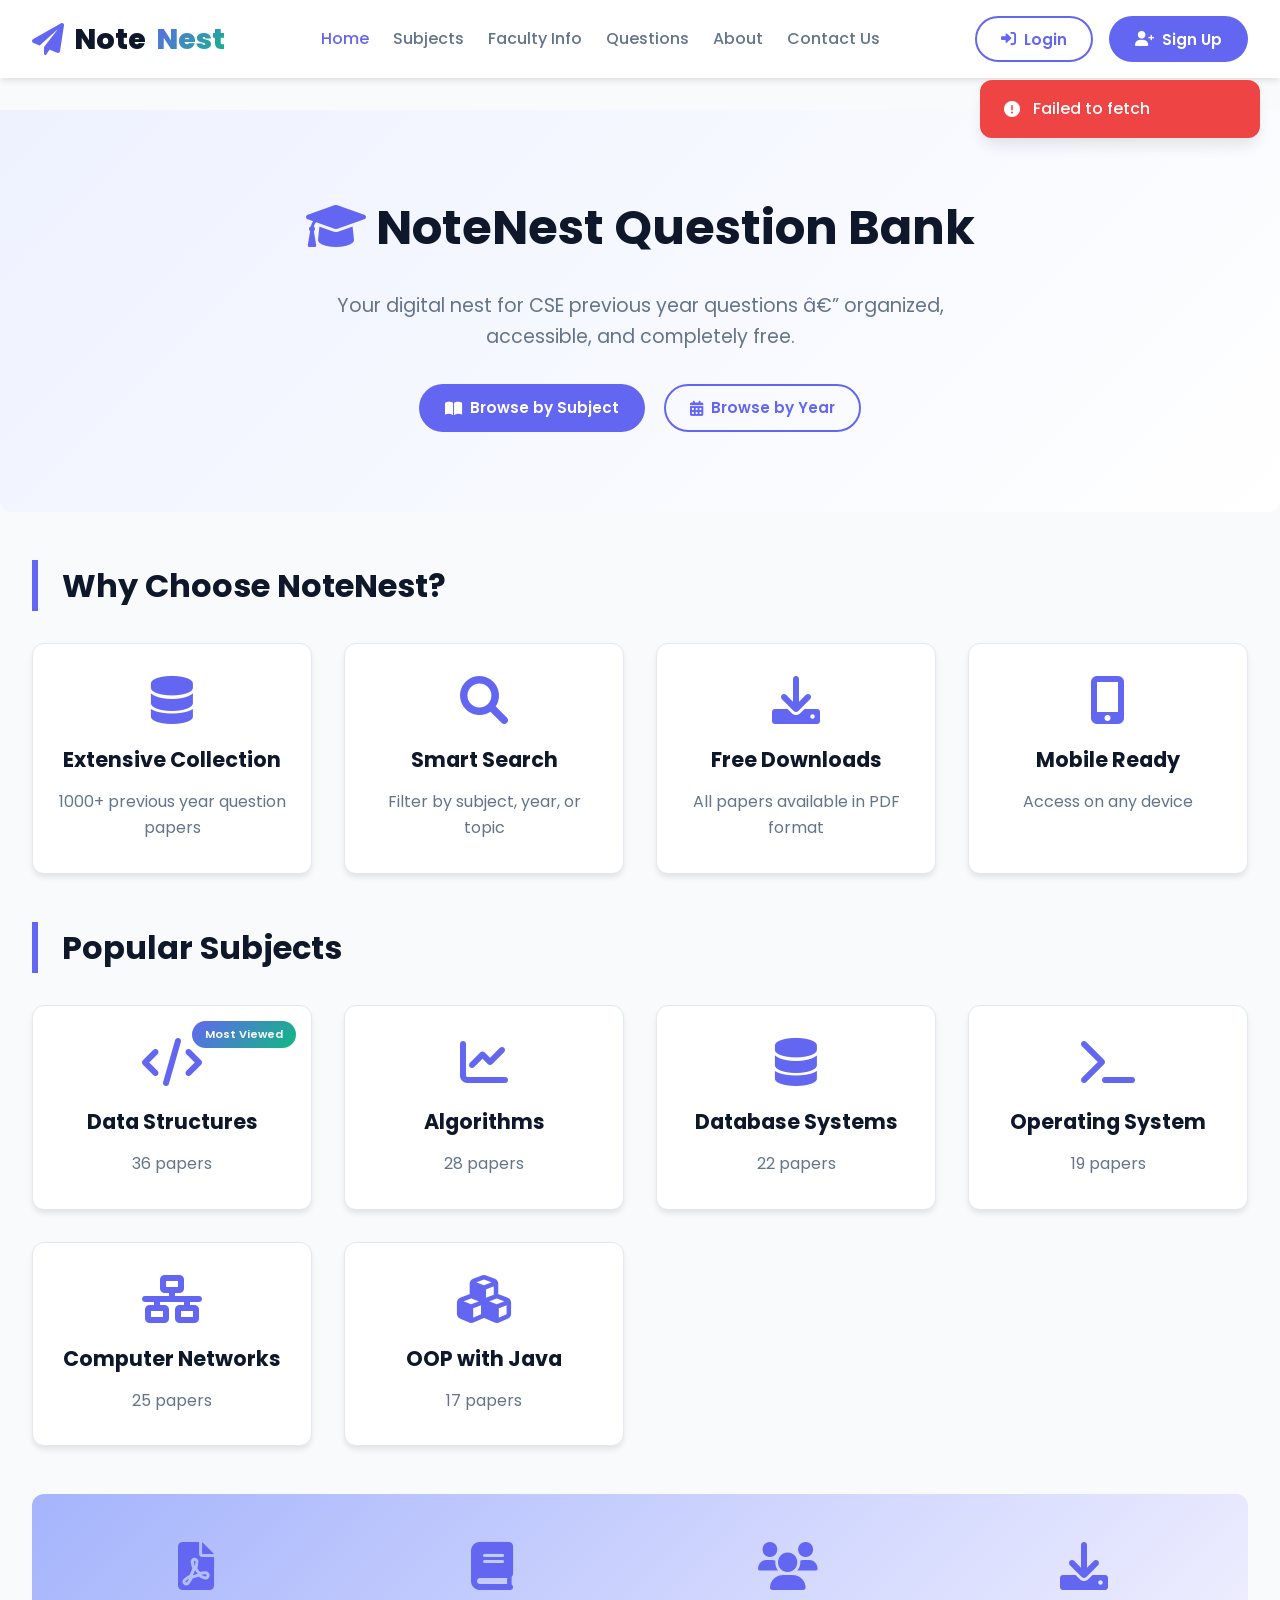
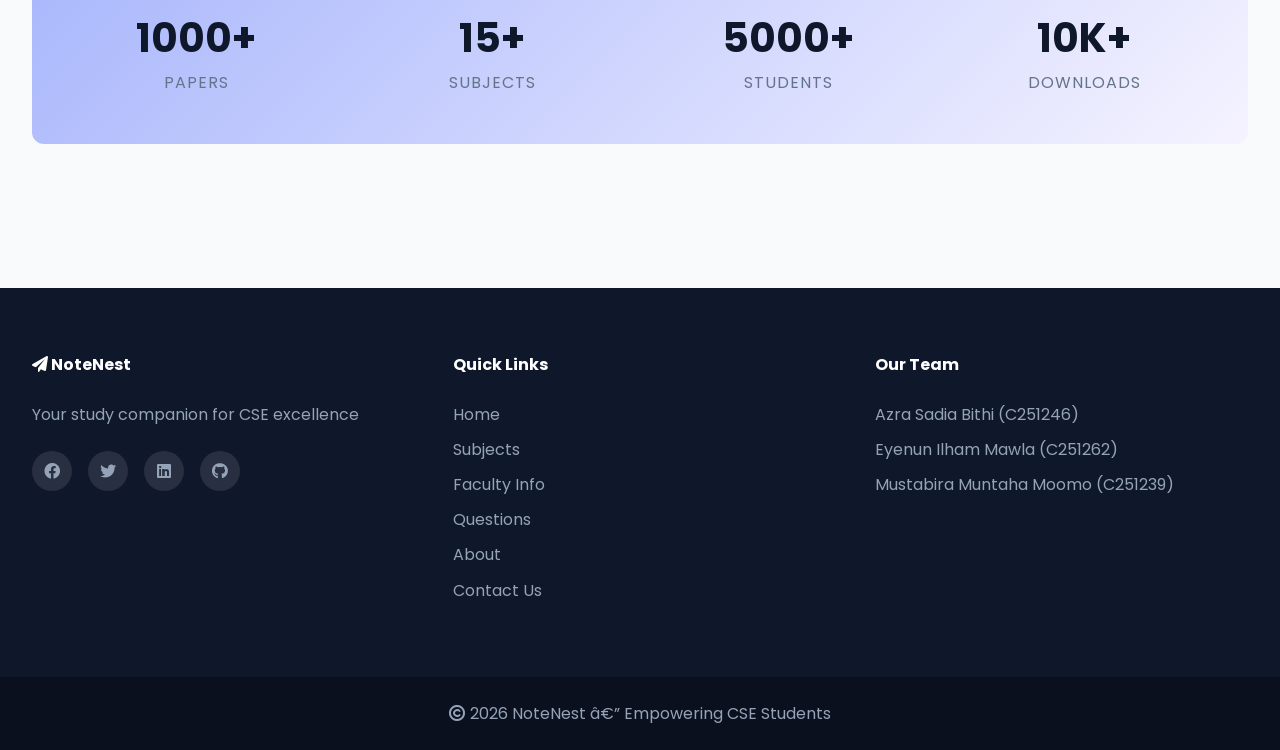
<file: frontend/index.html>
<!DOCTYPE html>
<html lang="en">

<head>
    <meta charset="UTF-8">
    <meta name="viewport" content="width=device-width, initial-scale=1.0">
    <title>NoteNest - CSE Question Bank</title>

    <link rel="stylesheet" href="https://cdnjs.cloudflare.com/ajax/libs/font-awesome/6.0.0-beta3/css/all.min.css">
    <link rel="preconnect" href="https://fonts.googleapis.com">
    <link rel="preconnect" href="https://fonts.gstatic.com" crossorigin>
    <link href="https://fonts.googleapis.com/css2?family=Poppins:wght@300;400;500;600;700;800&display=swap"
        rel="stylesheet">

    <link rel="stylesheet" href="style.css">

</head>

<body>
    <!-- PAGE LOADER -->
    <div class="page-loader" id="pageLoader">
        <div class="loader-content">
            <div class="loader-spinner"></div>
            <p class="loader-text"><i class="fas fa-paper-plane"></i> Note<span>Nest</span></p>
        </div>
    </div>

    <nav class="navbar">
        <div class="nav-container">
            <div class="logo"><a onclick="showHome()"><i class="fas fa-paper-plane"></i> Note<span>Nest</span></a></div>
            <button class="hamburger" id="hamburgerBtn" onclick="toggleMobileMenu()">
                <span></span><span></span><span></span>
            </button>
            <div class="nav-links" id="navLinks">
                <a onclick="navClick(showHome)" id="homeNavLink">Home</a>
                <a onclick="navClick(showDashboard)" id="dashboardNavLink" style="display:none;"><i class="fas fa-tachometer-alt"></i> <span id="dashboardNavText">Dashboard</span></a>
                <a id="adminPanelNavLink" href="https://notenest-1-auxz.onrender.com/admin/" target="_blank" style="display:none;"><i class="fas fa-database"></i> Admin DB</a>
                <a onclick="navClick(showSubjects)">Subjects</a>
                <a onclick="navClick(showFaculty)">Faculty Info</a>
                <a onclick="navClick(showQuestions)">Questions</a>
                <a onclick="navClick(showAbout)">About</a>
                <a onclick="navClick(showContact)">Contact Us</a>
                <a onclick="navClick(logout)" id="logoutNavLinkMobile" class="mobile-only-link" style="display:none;"><i class="fas fa-sign-out-alt"></i> Logout</a>
                <div class="nav-auth-mobile" id="navAuthMobile">
                    <button class="btn btn-outline" id="loginBtnMobile" onclick="navClick(() => { openModal(); showLoginForm(); })"><i class="fas fa-sign-in-alt"></i> Login</button>
                    <button class="btn btn-primary" id="signupBtnMobile" onclick="navClick(() => { openModal(); showSignupForm(); })"><i class="fas fa-user-plus"></i> Sign Up</button>
                </div>
            </div>
            <div class="auth-buttons" id="authButtonsDesktop">
                <button class="btn btn-outline" id="loginBtn"><i class="fas fa-sign-in-alt"></i> Login</button>
                <button class="btn btn-primary" id="signupBtn"><i class="fas fa-user-plus"></i> Sign Up</button>
                <div class="user-profile" id="userProfile" style="display: none;">
                    <i class="fas fa-user-circle"></i><span id="userName">User</span>
                    <button class="logout-btn" id="logoutBtn"><i class="fas fa-sign-out-alt"></i></button>
                </div>
            </div>
        </div>
    </nav>

    <!-- HOME SECTION -->
    <div id="homeSection" class="home-section">
        <section class="hero">
            <div class="container">
                <h1><i class="fas fa-graduation-cap"></i> NoteNest Question Bank</h1>
                <p>Your digital nest for CSE previous year questions â€” organized, accessible, and completely free.</p>
                <div class="btn-group">
                    <a onclick="showHome(); setTimeout(() => document.getElementById('subjectsSectionHome')?.scrollIntoView({behavior:'smooth'}), 100)"
                        class="btn btn-primary"><i class="fas fa-book-open"></i> Browse by Subject</a>
                    <a class="btn btn-outline"><i class="fas fa-calendar-alt"></i> Browse by Year</a>
                </div>
            </div>
        </section>
        <main class="container">
            <h2 class="section-title">Why Choose NoteNest?</h2>
            <div class="card-grid">
                <div class="card"><i class="fas fa-database"></i>
                    <h3>Extensive Collection</h3>
                    <p>1000+ previous year question papers</p>
                </div>
                <div class="card"><i class="fas fa-search"></i>
                    <h3>Smart Search</h3>
                    <p>Filter by subject, year, or topic</p>
                </div>
                <div class="card"><i class="fas fa-download"></i>
                    <h3>Free Downloads</h3>
                    <p>All papers available in PDF format</p>
                </div>
                <div class="card"><i class="fas fa-mobile-alt"></i>
                    <h3>Mobile Ready</h3>
                    <p>Access on any device</p>
                </div>
            </div>
            <h2 class="section-title" id="subjectsSectionHome">Popular Subjects</h2>
            <div class="card-grid">
                <div class="card" data-require-login="true"><i class="fas fa-code"></i>
                    <h3>Data Structures</h3>
                    <p>36 papers</p><span class="card-badge">Most Viewed</span>
                </div>
                <div class="card" data-require-login="true"><i class="fas fa-chart-line"></i>
                    <h3>Algorithms</h3>
                    <p>28 papers</p>
                </div>
                <div class="card" data-require-login="true"><i class="fas fa-database"></i>
                    <h3>Database Systems</h3>
                    <p>22 papers</p>
                </div>
                <div class="card" data-require-login="true"><i class="fas fa-terminal"></i>
                    <h3>Operating System</h3>
                    <p>19 papers</p>
                </div>
                <div class="card" data-require-login="true"><i class="fas fa-network-wired"></i>
                    <h3>Computer Networks</h3>
                    <p>25 papers</p>
                </div>
                <div class="card" data-require-login="true"><i class="fas fa-cubes"></i>
                    <h3>OOP with Java</h3>
                    <p>17 papers</p>
                </div>
            </div>
            <div class="stats-container">
                <div class="stat-item"><i class="fas fa-file-pdf"></i><span class="stat-number">1000+</span><span
                        class="stat-label">Papers</span></div>
                <div class="stat-item"><i class="fas fa-book"></i><span class="stat-number">15+</span><span
                        class="stat-label">Subjects</span></div>
                <div class="stat-item"><i class="fas fa-users"></i><span class="stat-number">5000+</span><span
                        class="stat-label">Students</span></div>
                <div class="stat-item"><i class="fas fa-download"></i><span class="stat-number">10K+</span><span
                        class="stat-label">Downloads</span></div>
            </div>
        </main>
    </div>

    <!-- SUBJECTS SECTION -->
    <div id="subjectsSection" class="subjects-section">
        <div class="container">
            <div class="subjects-hero">
                <h1><i class="fas fa-book"></i> Semester Wise Courses</h1>
                <p>Complete curriculum of CSE Department, IIUC</p>
            </div>
            <div id="subjectsContent"></div>
        </div>
    </div>

    <!-- QUESTIONS SECTION -->
    <div id="questionsSection" class="questions-section">
        <div class="container">
            <div class="questions-hero">
                <h1><i class="fas fa-question-circle"></i> Previous Year Questions</h1>
                <p>Select a semester to access previous year question papers</p>
            </div>
            <div id="questionsContent"></div>
        </div>
    </div>

    <!-- FACULTY SECTION -->
    <div id="facultySection" class="faculty-section">
        <div class="container">
            <div class="faculty-hero">
                <h1><i class="fas fa-chalkboard-user"></i> Faculty Information</h1>
                <p>Department of Computer Science and Engineering (CSE), IIUC</p>
            </div>
            <div id="facultyContent"></div>
        </div>
    </div>

    <!-- ABOUT SECTION -->
    <div id="aboutSection" class="about-section">
        <div class="container">
            <div class="about-hero">
                <h1><i class="fas fa-info-circle"></i> About NoteNest</h1>
                <p>Your digital nest for CSE previous year questions â€” organized, accessible, and completely free.</p>
            </div>
            <div class="mission-vision">
                <div class="mv-card"><i class="fas fa-bullseye"></i>
                    <h3>Our Mission</h3>
                    <p>To empower CSE students by providing a centralized, free, and organized platform for accessing
                        academic resources, previous year questions, and shared knowledge - making quality education
                        accessible to everyone.</p>
                </div>
                <div class="mv-card"><i class="fas fa-eye"></i>
                    <h3>Our Vision</h3>
                    <p>To become the largest student-driven academic platform in Bangladesh where every CSE student of
                        IIUC can find, share, and contribute to educational resources, fostering a collaborative
                        learning community.</p>
                </div>
            </div>
            <h2 class="section-title">What We Offer</h2>
            <div class="features-grid">
                <div class="feature-card"><i class="fas fa-file-alt"></i>
                    <h4>Previous Year Questions</h4>
                    <p>Organized by subject, year, and semester</p>
                </div>
                <div class="feature-card"><i class="fas fa-share-alt"></i>
                    <h4>Notes Sharing</h4>
                    <p>Students can upload and share their study notes</p>
                </div>
                <div class="feature-card"><i class="fas fa-users"></i>
                    <h4>Community Driven</h4>
                    <p>Everyone can contribute to help fellow students</p>
                </div>
                <div class="feature-card"><i class="fas fa-gem"></i>
                    <h4>Completely Free</h4>
                    <p>No hidden charges, education should be accessible</p>
                </div>
            </div>
            <h2 class="section-title">Our Core Values</h2>
            <div class="values-grid">
                <div class="value-card"><i class="fas fa-universal-access"></i>
                    <h4>Accessibility</h4>
                    <p>Free resources for all students</p>
                </div>
                <div class="value-card"><i class="fas fa-handshake"></i>
                    <h4>Collaboration</h4>
                    <p>Sharing knowledge to grow together</p>
                </div>
                <div class="value-card"><i class="fas fa-star"></i>
                    <h4>Quality</h4>
                    <p>Verified and organized content</p>
                </div>
                <div class="value-card"><i class="fas fa-lightbulb"></i>
                    <h4>Innovation</h4>
                    <p>Using technology to simplify learning</p>
                </div>
            </div>
            <h2 class="section-title">Meet Our Team</h2>
            <div class="about-team">
                <div class="about-team-card"><i class="fas fa-user-graduate"></i>
                    <h4>Azra Sadia Bithi</h4>
                    <p>C251246</p>
                    <p style="color:var(--primary);">Founder & Developer</p>
                </div>
                <div class="about-team-card"><i class="fas fa-user-astronaut"></i>
                    <h4>Eyenun Ilham Mawla</h4>
                    <p>C251262</p>
                    <p style="color:var(--primary);">Co-Founder & Developer</p>
                </div>
                <div class="about-team-card"><i class="fas fa-user-ninja"></i>
                    <h4>Mustabira Muntaha Moomo</h4>
                    <p>C251239</p>
                    <p style="color:var(--primary);">Co-Founder & Developer</p>
                </div>
            </div>
            <div class="contact-btn-container"><button class="btn btn-primary" onclick="showContact()"><i
                        class="fas fa-envelope"></i> Contact Us</button></div>
        </div>
    </div>

    <!-- CONTACT SECTION -->
    <div id="contactSection" class="contact-section">
        <div class="container">
            <div class="contact-hero">
                <h1><i class="fas fa-address-card"></i> Contact Us</h1>
                <p>Feel free to reach out for any support, we will try our best to help you.</p>
            </div>
            <div class="support-message"><i class="fas fa-heart"></i>
                <p><strong>NoteNest Support Team</strong> â€” We value your feedback and queries.</p>
            </div>
            <h2 class="section-title">Our Team</h2>
            <div class="team-grid">
                <div class="team-card"><i class="fas fa-user-graduate"></i>
                    <h3>Azra Sadia Bithi</h3>
                    <div class="student-id">C251246</div>
                    <div class="contact-detail"><i class="fas fa-envelope"></i><a
                            href="mailto:azrasadiabithi@gmail.com">azrasadiabithi@gmail.com</a></div>
                </div>
                <div class="team-card"><i class="fas fa-user-astronaut"></i>
                    <h3>Eyenun Ilham Mawla</h3>
                    <div class="student-id">C251262</div>
                    <div class="contact-detail"><i class="fas fa-envelope"></i><a
                            href="mailto:eyenin139@gmail.com">eyenin139@gmail.com</a></div>
                </div>
                <div class="team-card"><i class="fas fa-user-ninja"></i>
                    <h3>Mustabira Muntaha Moomo</h3>
                    <div class="student-id">C251239</div>
                    <div class="contact-detail"><i class="fas fa-envelope"></i><a
                            href="mailto:mustamunta@gmail.com">mustamunta@gmail.com</a></div>
                </div>
            </div>
            <div class="iiuc-badge"><i class="fas fa-university"></i>
                <h3>International Islamic University Chittagong (IIUC)</h3>
                <p><i class="fas fa-map-marker-alt"></i> Kumira, Chattogram-4318, Bangladesh</p>
            </div>
        </div>
    </div>

    <!-- ADMIN DASHBOARD SECTION -->
    <div id="adminSection" class="admin-section">
        <div class="container">
            <div class="dashboard-layout">
                <aside class="dashboard-sidebar">
                    <div class="sidebar-header"><i class="fas fa-shield-alt"></i>
                        <h3>Admin Panel</h3>
                    </div>
                    <nav class="sidebar-nav">
                        <a class="sidebar-link active" onclick="showAdminTab('overview')"><i
                                class="fas fa-tachometer-alt"></i> Overview</a>
                        <a class="sidebar-link" onclick="showAdminTab('questions')"><i class="fas fa-file-upload"></i>
                            Upload Questions</a>
                        <a class="sidebar-link" onclick="showAdminTab('faculty')"><i class="fas fa-users-cog"></i>
                            Manage Faculty</a>
                        <a class="sidebar-link" onclick="showAdminTab('users')"><i class="fas fa-user-shield"></i>
                            Users</a>
                        <a class="sidebar-link" onclick="showAdminTab('noteRequests')"><i class="fas fa-file-upload"></i>
                            Note Requests</a>
                    </nav>
                </aside>
                <main class="dashboard-content">
                    <div id="adminOverview" class="dashboard-tab active-tab"></div>
                    <div id="adminQuestions" class="dashboard-tab"></div>
                    <div id="adminFaculty" class="dashboard-tab"></div>
                    <div id="adminUsers" class="dashboard-tab"></div>
                    <div id="adminNoteRequests" class="dashboard-tab"></div>
                </main>
            </div>
        </div>
    </div>

    <!-- STUDENT DASHBOARD SECTION -->
    <div id="studentSection" class="student-section">
        <div class="container">
            <div class="dashboard-layout">
                <aside class="dashboard-sidebar student-sidebar">
                    <div class="sidebar-header"><i class="fas fa-user-graduate"></i>
                        <h3>My Dashboard</h3>
                    </div>
                    <nav class="sidebar-nav">
                        <a class="sidebar-link active" onclick="showStudentTab('profile')"><i
                                class="fas fa-id-card"></i> Profile</a>
                        <a class="sidebar-link" onclick="showStudentTab('bookmarks')"><i class="fas fa-bookmark"></i>
                            Bookmarks</a>
                        <a class="sidebar-link" onclick="showStudentTab('history')"><i class="fas fa-history"></i>
                            History</a>
                        <a class="sidebar-link" onclick="showStudentTab('noteRequests')"><i class="fas fa-upload"></i>
                            Upload Notes</a>
                    </nav>
                </aside>
                <main class="dashboard-content">
                    <div id="studentProfile" class="dashboard-tab active-tab"></div>
                    <div id="studentBookmarks" class="dashboard-tab"></div>
                    <div id="studentHistory" class="dashboard-tab"></div>
                    <div id="studentNoteRequests" class="dashboard-tab"></div>
                </main>
            </div>
        </div>
    </div>

    <!-- TOAST NOTIFICATIONS -->
    <div id="toastContainer" class="toast-container"></div>

    <footer>
        <div class="footer-content">
            <div class="footer-section">
                <h4><i class="fas fa-paper-plane"></i> NoteNest</h4>
                <p>Your study companion for CSE excellence</p>
                <div class="social-links"><a href="#"><i class="fab fa-facebook"></i></a><a href="#"><i
                            class="fab fa-twitter"></i></a><a href="#"><i class="fab fa-linkedin"></i></a><a href="#"><i
                            class="fab fa-github"></i></a></div>
            </div>
            <div class="footer-section">
                <h4>Quick Links</h4><a onclick="showHome()">Home</a><a onclick="showSubjects()">Subjects</a><a
                    onclick="showFaculty()">Faculty Info</a><a onclick="showQuestions()">Questions</a><a
                    onclick="showAbout()">About</a><a onclick="showContact()">Contact Us</a>
            </div>
            <div class="footer-section">
                <h4>Our Team</h4>
                <p>Azra Sadia Bithi (C251246)</p>
                <p>Eyenun Ilham Mawla (C251262)</p>
                <p>Mustabira Muntaha Moomo (C251239)</p>
            </div>
        </div>
        <div class="footer-bottom">
            <p><i class="far fa-copyright"></i> 2026 NoteNest â€” Empowering CSE Students</p>
        </div>
    </footer>

    <!-- AUTH MODAL -->
    <div class="auth-modal" id="authModal">
        <div class="auth-modal-content">
            <span class="close-modal">&times;</span>
            <div class="auth-tabs"><button class="auth-tab active" id="loginTab">Login</button><button class="auth-tab"
                    id="signupTab">Sign Up</button></div>
            <form id="loginForm" class="auth-form active-form">
                <h3>Welcome Back!</h3>
                <div class="form-group"><label>Email / Student ID</label><input type="text" id="loginEmail"
                        placeholder="Enter your email or student ID" required></div>
                <div class="form-group password-group">
                    <label>Password</label>
                    <div class="password-input-wrapper">
                        <input type="password" id="loginPassword"
                            placeholder="Enter your password" required>
                        <button type="button" class="password-toggle" onclick="togglePasswordVisibility('loginPassword', this)" aria-label="Show password"><i class="fas fa-eye"></i></button>
                    </div>
                </div>
                <div style="text-align: right; margin-bottom: 1.2rem;">
                    <a href="#" onclick="event.preventDefault(); showForgotPasswordForm();" style="color: var(--primary); font-size: 0.85rem; font-weight: 500;">Forgot Password?</a>
                </div>
                <button type="submit" class="auth-btn"><i class="fas fa-sign-in-alt"></i> Login</button>
                <p class="auth-message" id="loginMessage"></p>
                <p class="auth-footer">Don't have an account? <a id="switchToSignup">Sign up here</a></p>
            </form>
            <form id="signupForm" class="auth-form">
                <h3>Create Account</h3>
                <div class="form-group"><label>Student ID</label><input type="text" id="signupStudentId"
                        placeholder="e.g., CSE-2024-001" required></div>
                <div class="form-group"><label>Email Address</label><input type="email" id="signupEmail"
                        placeholder="Enter your email" required></div>
                <div class="form-group password-group">
                    <label>Password</label>
                    <div class="password-input-wrapper">
                        <input type="password" id="signupPassword"
                            placeholder="Create password (min. 6 characters)" required>
                        <button type="button" class="password-toggle" onclick="togglePasswordVisibility('signupPassword', this)" aria-label="Show password"><i class="fas fa-eye"></i></button>
                    </div>
                </div>
                <div class="form-group password-group">
                    <label>Confirm Password</label>
                    <div class="password-input-wrapper">
                        <input type="password" id="confirmPassword"
                            placeholder="Confirm your password" required>
                        <button type="button" class="password-toggle" onclick="togglePasswordVisibility('confirmPassword', this)" aria-label="Show password"><i class="fas fa-eye"></i></button>
                    </div>
                </div>
                <div class="form-group">
                    <label>Security Question</label>
                    <select id="signupSecurityQuestion" required style="width: 100%; padding: 0.8rem; border: 1px solid var(--border); border-radius: var(--radius-md); background: var(--input-bg); color: var(--text); font-family: inherit;">
                        <option value="What was the name of your first school?">What was the name of your first school?</option>
                        <option value="What is the name of your first pet?">What is the name of your first pet?</option>
                        <option value="In what city were you born?">In what city were you born?</option>
                        <option value="What is your favorite book?">What is your favorite book?</option>
                    </select>
                </div>
                <div class="form-group">
                    <label>Security Answer</label>
                    <input type="text" id="signupSecurityAnswer" placeholder="Answer for password recovery" required>
                </div>
                <button type="submit" class="auth-btn"><i class="fas fa-user-plus"></i> Sign Up</button>
                <p class="auth-message" id="signupMessage"></p>
                <p class="auth-footer">Already have an account? <a id="switchToLogin">Login here</a></p>
            </form>
            <form id="forgotPasswordForm" class="auth-form" style="display:none;" onsubmit="event.preventDefault(); requestResetCode();">
                <h3>Reset Password</h3>
                <p style="color: var(--text-muted); font-size: 0.85rem; margin-bottom: 1.2rem;">Enter your email or Student ID to receive a verification code.</p>
                <div class="form-group">
                    <label>Email / Student ID</label>
                    <input type="text" id="forgotEmail" placeholder="Enter your email or student ID" required>
                </div>
                <button type="submit" class="auth-btn"><i class="fas fa-envelope"></i> Send Code</button>
                <p class="auth-footer"><a href="#" onclick="event.preventDefault(); showLoginForm();">Back to Login</a></p>
            </form>
            <form id="resetPasswordForm" class="auth-form" style="display:none;" onsubmit="event.preventDefault(); handlePasswordReset();">
                <h3>Verify Code</h3>
                <input type="hidden" id="resetIdentifier">
                <div class="form-group">
                    <label>Verification Code</label>
                    <input type="text" id="resetCode" placeholder="Enter the code sent via email" required>
                </div>
                <div class="form-group password-group">
                    <label>New Password</label>
                    <div class="password-input-wrapper">
                        <input type="password" id="resetNewPassword" placeholder="Enter new password (min. 6 chars)" required>
                        <button type="button" class="password-toggle" onclick="togglePasswordVisibility('resetNewPassword', this)" aria-label="Show password"><i class="fas fa-eye"></i></button>
                    </div>
                </div>
                <div class="form-group password-group">
                    <label>Confirm Password</label>
                    <div class="password-input-wrapper">
                        <input type="password" id="resetConfirmPassword" placeholder="Confirm new password" required>
                        <button type="button" class="password-toggle" onclick="togglePasswordVisibility('resetConfirmPassword', this)" aria-label="Show password"><i class="fas fa-eye"></i></button>
                    </div>
                </div>
                <button type="submit" class="auth-btn"><i class="fas fa-key"></i> Reset Password</button>
                <p class="auth-footer"><a href="#" onclick="event.preventDefault(); showLoginForm();">Cancel</a></p>
            </form>
        </div>
    </div>

    <script src="script.js"></script>

</body>

</html>
</file>
<file: frontend/style.css>
:root {
    --primary: #6366f1;
    --primary-dark: #4f46e5;
    --primary-light: #a5b4fc;
    --secondary: #10b981;
    --dark: #0f172a;
    --light: #f8fafc;
    --gray: #64748b;
    --gray-light: #e2e8f0;
    --danger: #ef4444;
    --warning: #f59e0b;
    --shadow: 0 4px 6px -1px rgba(0, 0, 0, 0.1);
    --shadow-lg: 0 10px 15px -3px rgba(0, 0, 0, 0.1);
    --radius: 12px;
    --radius-full: 9999px;
    --transition: all 0.3s ease;
}

* {
    margin: 0;
    padding: 0;
    box-sizing: border-box;
}

body {
    font-family: 'Poppins', sans-serif;
    background-color: var(--light);
    color: var(--dark);
    line-height: 1.6;
}

.container {
    max-width: 1280px;
    margin: 0 auto;
    padding: 0 2rem;
}

/* Navbar */
.navbar {
    background-color: white;
    box-shadow: var(--shadow);
    position: sticky;
    top: 0;
    z-index: 1000;
}

.nav-container {
    display: flex;
    align-items: center;
    justify-content: space-between;
    flex-wrap: nowrap;
    padding: 1rem 2rem;
    max-width: 1280px;
    margin: 0 auto;
    gap: 1rem;
}

.logo a {
    font-size: 1.8rem;
    font-weight: 800;
    color: var(--dark);
    display: flex;
    align-items: center;
    gap: 10px;
    text-decoration: none;
    cursor: pointer;
}

.logo i {
    color: var(--primary);
    font-size: 2rem;
}

.logo span {
    background: linear-gradient(135deg, var(--primary), var(--secondary));
    -webkit-background-clip: text;
    background-clip: text;
    color: transparent;
}

.nav-links {
    display: flex;
    gap: 1.5rem;
    font-weight: 500;
    flex-wrap: nowrap;
    white-space: nowrap;
}

.nav-links a {
    color: var(--gray);
    text-decoration: none;
    transition: var(--transition);
    cursor: pointer;
}

.nav-links a:hover,
.nav-links a.active {
    color: var(--primary);
}

.auth-buttons {
    display: flex;
    gap: 1rem;
    align-items: center;
}

.btn {
    padding: 0.6rem 1.5rem;
    border: 2px solid transparent;
    border-radius: var(--radius-full);
    font-weight: 600;
    font-size: 0.95rem;
    cursor: pointer;
    transition: var(--transition);
    display: inline-flex;
    align-items: center;
    gap: 8px;
    font-family: 'Poppins', sans-serif;
}

.btn-primary {
    background-color: var(--primary);
    color: white;
}

.btn-primary:hover {
    background-color: var(--primary-dark);
    transform: translateY(-2px);
    box-shadow: var(--shadow);
}

.btn-outline {
    background-color: transparent;
    border-color: var(--primary);
    color: var(--primary);
}

.btn-outline:hover {
    background-color: var(--primary);
    color: white;
    transform: translateY(-2px);
}

.user-profile {
    display: flex;
    align-items: center;
    gap: 1rem;
    background: linear-gradient(135deg, var(--primary-light), #e0e7ff);
    padding: 0.5rem 1.2rem;
    border-radius: var(--radius-full);
}

.user-profile i {
    font-size: 1.5rem;
    color: var(--primary-dark);
}

.user-profile span {
    font-weight: 600;
    color: var(--dark);
}

.logout-btn {
    background: none;
    border: none;
    color: var(--danger);
    cursor: pointer;
    font-size: 1.1rem;
    padding: 0 0.5rem;
    transition: var(--transition);
}

.logout-btn:hover {
    transform: scale(1.1);
    color: #dc2626;
}

/* Hero */
.hero {
    background: linear-gradient(135deg, #eef2ff 0%, #ffffff 100%);
    padding: 5rem 2rem;
    border-radius: 0 0 var(--radius) var(--radius);
    margin-bottom: 3rem;
    text-align: center;
}

.hero h1 {
    font-size: 3rem;
    color: var(--dark);
    margin-bottom: 1.5rem;
}

.hero h1 i {
    color: var(--primary);
}

.hero p {
    font-size: 1.2rem;
    max-width: 700px;
    margin: 0 auto 2rem;
    color: var(--gray);
}

.btn-group {
    display: flex;
    gap: 1.2rem;
    justify-content: center;
    flex-wrap: wrap;
}

.section-title {
    font-size: 2rem;
    color: var(--dark);
    margin: 3rem 0 2rem;
    padding-left: 1.5rem;
    border-left: 6px solid var(--primary);
}

.card-grid {
    display: grid;
    grid-template-columns: repeat(auto-fill, minmax(260px, 1fr));
    gap: 2rem;
    margin: 2rem 0 3rem;
}

.card {
    background: white;
    border-radius: var(--radius);
    padding: 2rem 1.5rem;
    box-shadow: var(--shadow);
    text-align: center;
    transition: var(--transition);
    border: 1px solid var(--gray-light);
    cursor: pointer;
    position: relative;
}

.card:hover {
    transform: translateY(-5px);
    box-shadow: var(--shadow-lg);
    border-color: var(--primary-light);
}

.card i {
    font-size: 3rem;
    color: var(--primary);
    margin-bottom: 1.2rem;
}

.card h3 {
    font-size: 1.3rem;
    color: var(--dark);
    margin-bottom: 0.8rem;
}

.card p {
    color: var(--gray);
}

.card-badge {
    position: absolute;
    top: 15px;
    right: 15px;
    background: linear-gradient(135deg, var(--primary), var(--secondary));
    color: white;
    padding: 0.3rem 0.8rem;
    border-radius: var(--radius-full);
    font-size: 0.7rem;
    font-weight: 600;
}

.stats-container {
    display: grid;
    grid-template-columns: repeat(auto-fit, minmax(200px, 1fr));
    gap: 2rem;
    margin: 3rem 0;
    padding: 3rem 2rem;
    background: linear-gradient(135deg, var(--primary-light), #f5f3ff);
    border-radius: var(--radius);
}

.stat-item {
    text-align: center;
}

.stat-item i {
    font-size: 3rem;
    color: var(--primary);
    margin-bottom: 1rem;
}

.stat-number {
    display: block;
    font-size: 2.5rem;
    font-weight: 700;
    color: var(--dark);
}

.stat-label {
    display: block;
    font-size: 1rem;
    color: var(--gray);
    text-transform: uppercase;
    letter-spacing: 1px;
}

/* Footer */
footer {
    background: var(--dark);
    color: white;
    margin-top: 4rem;
}

.footer-content {
    max-width: 1280px;
    margin: 0 auto;
    padding: 4rem 2rem;
    display: grid;
    grid-template-columns: repeat(auto-fit, minmax(250px, 1fr));
    gap: 3rem;
}

.footer-section h4 {
    color: white;
    margin-bottom: 1.5rem;
}

.footer-section p,
.footer-section a {
    color: #94a3b8;
    margin-bottom: 0.6rem;
    display: block;
    text-decoration: none;
    cursor: pointer;
    transition: var(--transition);
}

.footer-section a:hover {
    color: var(--primary);
    transform: translateX(5px);
}

.social-links {
    display: flex;
    gap: 1rem;
    margin-top: 1.5rem;
}

.social-links a {
    display: inline-flex;
    width: 40px;
    height: 40px;
    background: rgba(255, 255, 255, 0.1);
    border-radius: 50%;
    align-items: center;
    justify-content: center;
}

.social-links a:hover {
    background: var(--primary);
    transform: translateY(-5px);
}

.footer-bottom {
    background: rgba(0, 0, 0, 0.3);
    text-align: center;
    padding: 1.5rem;
    color: #94a3b8;
}

/* Modal */
/* Lock body scroll when modal is open */
body.modal-open {
    overflow: hidden;
}

.auth-modal {
    display: none;
    position: fixed;
    z-index: 2000;
    left: 0;
    top: 0;
    width: 100%;
    height: 100%;
    background-color: rgba(0, 0, 0, 0.6);
    backdrop-filter: blur(4px);
    overflow-y: auto;
    -webkit-overflow-scrolling: touch;
}

.auth-modal-content {
    background-color: white;
    margin: 3rem auto;
    padding: 2.5rem;
    border-radius: var(--radius);
    width: 90%;
    max-width: 500px;
    max-height: calc(100vh - 4rem);
    overflow-y: auto;
    position: relative;
    animation: slideIn 0.3s ease;
}

.password-input-wrapper {
    position: relative;
    display: flex;
    align-items: center;
}

.password-input-wrapper input {
    flex: 1;
    padding-right: 3rem;
}

.password-toggle {
    position: absolute;
    right: 0.75rem;
    top: 50%;
    transform: translateY(-50%);
    border: none;
    background: transparent;
    color: var(--gray);
    font-size: 1rem;
    cursor: pointer;
    padding: 0;
    display: flex;
    align-items: center;
    justify-content: center;
}

.password-toggle:hover {
    color: var(--primary);
}

@keyframes slideIn {
    from {
        transform: translateY(-50px);
        opacity: 0;
    }

    to {
        transform: translateY(0);
        opacity: 1;
    }
}

.close-modal {
    position: absolute;
    right: 25px;
    top: 20px;
    font-size: 28px;
    cursor: pointer;
    color: var(--gray);
}

.close-modal:hover {
    color: var(--primary);
}

.auth-tabs {
    display: flex;
    gap: 1rem;
    margin-bottom: 2rem;
    border-bottom: 2px solid var(--gray-light);
}

.auth-tab {
    flex: 1;
    padding: 1rem;
    border: none;
    background: none;
    font-size: 1.1rem;
    font-weight: 600;
    color: var(--gray);
    cursor: pointer;
}

.auth-tab.active {
    color: var(--primary);
    border-bottom: 3px solid var(--primary);
}

.auth-form {
    display: none;
}

.auth-form.active-form {
    display: block;
}

.auth-form h3 {
    text-align: center;
    margin-bottom: 1.5rem;
}

.form-group {
    margin-bottom: 1.2rem;
}

.form-group label {
    display: block;
    margin-bottom: 0.5rem;
    font-weight: 500;
}

.form-group input {
    width: 100%;
    padding: 0.8rem 1rem;
    border: 2px solid var(--gray-light);
    border-radius: var(--radius);
    font-family: 'Poppins', sans-serif;
}

.form-group input:focus {
    outline: none;
    border-color: var(--primary);
}

.auth-btn {
    width: 100%;
    padding: 0.9rem;
    background: var(--primary);
    color: white;
    border: none;
    border-radius: var(--radius);
    font-weight: 600;
    cursor: pointer;
    margin-top: 0.5rem;
}

.auth-btn:hover {
    background: var(--primary-dark);
}

.auth-message {
    text-align: center;
    margin: 1rem 0;
    padding: 0.8rem;
    border-radius: var(--radius);
    display: none;
}

.success-message {
    display: block;
    background: #d1fae5;
    color: #065f46;
}

.error-message {
    display: block;
    background: #fee2e2;
    color: #991b1b;
}

.auth-footer {
    text-align: center;
    margin-top: 1.5rem;
    color: var(--gray);
}

.auth-footer a {
    color: var(--primary);
    cursor: pointer;
    text-decoration: none;
}

/* Page Sections */
.home-section,
.subjects-section,
.faculty-section,
.questions-section,
.about-section,
.contact-section {
    display: none;
    padding: 2rem 0;
}

/* Subjects Page */
.subjects-hero,
.contact-hero,
.faculty-hero,
.questions-hero,
.about-hero {
    background: linear-gradient(135deg, #eef2ff 0%, #ffffff 100%);
    padding: 3rem 2rem;
    border-radius: var(--radius);
    text-align: center;
    margin-bottom: 2rem;
}

.subjects-hero h1,
.contact-hero h1,
.faculty-hero h1,
.questions-hero h1,
.about-hero h1 {
    font-size: 2.5rem;
    color: var(--dark);
}

.semester-card {
    background: white;
    border-radius: var(--radius);
    margin-bottom: 2rem;
    box-shadow: var(--shadow);
    border: 1px solid var(--gray-light);
    overflow-x: auto;
}

.semester-header {
    background: var(--primary);
    color: white;
    padding: 1rem 1.5rem;
    font-size: 1.3rem;
    font-weight: 600;
}

.subjects-table {
    width: 100%;
    border-collapse: collapse;
    min-width: 700px;
}

.subjects-table th,
.subjects-table td {
    padding: 0.8rem 1rem;
    text-align: left;
    border-bottom: 1px solid var(--gray-light);
}

.subjects-table th {
    background: var(--primary-light);
    color: var(--dark);
    font-weight: 600;
}

.subjects-table tr:hover {
    background: var(--light);
}

.subject-clickable {
    cursor: pointer;
    color: var(--primary);
    font-weight: 500;
    transition: var(--transition);
}

.subject-clickable:hover {
    color: var(--primary-dark);
    text-decoration: underline;
}

.login-required-msg {
    text-align: center;
    padding: 2rem;
    background: #fef3c7;
    border-radius: var(--radius);
    margin: 1rem 0;
}

/* Questions Page */
.semester-buttons-grid {
    display: grid;
    grid-template-columns: repeat(auto-fill, minmax(200px, 1fr));
    gap: 1.5rem;
    margin: 2rem 0;
}

.semester-btn {
    width: 100%;
    padding: 1rem;
    background: white;
    border: 2px solid var(--primary);
    border-radius: var(--radius);
    font-size: 1.1rem;
    font-weight: 600;
    color: var(--primary);
    cursor: pointer;
    transition: var(--transition);
    text-align: center;
}

.semester-btn:hover {
    background: var(--primary);
    color: white;
    transform: translateY(-2px);
    box-shadow: var(--shadow);
}

.sub-buttons-container {
    display: flex;
    flex-wrap: wrap;
    gap: 0.8rem;
    justify-content: center;
    margin: 1.5rem 0;
    padding: 1rem;
    background: white;
    border-radius: var(--radius);
    box-shadow: var(--shadow);
    border: 1px solid var(--gray-light);
}

.sub-btn {
    padding: 0.6rem 1.2rem;
    background: var(--primary-light);
    border: none;
    border-radius: var(--radius-full);
    font-size: 0.85rem;
    font-weight: 500;
    color: var(--primary-dark);
    cursor: pointer;
    transition: var(--transition);
}

.sub-btn:hover {
    background: var(--primary);
    color: white;
    transform: translateY(-2px);
}

.subjects-list-container {
    background: white;
    border-radius: var(--radius);
    padding: 1.5rem;
    margin-top: 1.5rem;
    box-shadow: var(--shadow);
    border: 1px solid var(--gray-light);
}

.selected-info {
    background: var(--primary-light);
    padding: 0.8rem;
    border-radius: var(--radius);
    margin-bottom: 1rem;
    text-align: center;
    font-weight: 500;
}

.subjects-list {
    display: grid;
    gap: 0.8rem;
}

.subject-item {
    background: var(--light);
    padding: 0.8rem 1rem;
    border-radius: var(--radius);
    border-left: 4px solid var(--primary);
    cursor: pointer;
    transition: var(--transition);
}

.subject-item:hover {
    background: var(--primary-light);
    transform: translateX(5px);
}

.subject-code {
    font-weight: 600;
    color: var(--primary);
}

.subject-name {
    color: var(--dark);
    margin-left: 1rem;
}

.coming-soon-message {
    text-align: center;
    padding: 2rem;
    background: #fef3c7;
    border-radius: var(--radius);
    color: #92400e;
    margin-top: 1rem;
}

.back-btn {
    margin-top: 1rem;
    text-align: center;
}

.back-btn .btn {
    background: var(--gray);
    color: white;
    border: none;
}

.back-btn .btn:hover {
    background: var(--gray);
    opacity: 0.8;
}

/* Faculty */
.filter-container {
    background: white;
    border-radius: var(--radius);
    padding: 1.5rem;
    margin-bottom: 2rem;
    box-shadow: var(--shadow);
    border: 1px solid var(--gray-light);
}

.search-box {
    width: 100%;
    padding: 0.8rem 1rem;
    border: 2px solid var(--gray-light);
    border-radius: var(--radius);
    font-size: 1rem;
    margin-bottom: 1rem;
}

.search-box:focus {
    outline: none;
    border-color: var(--primary);
}

.designation-filters {
    display: flex;
    flex-wrap: wrap;
    gap: 1rem;
    align-items: center;
}

.designation-filters label {
    display: flex;
    align-items: center;
    gap: 0.5rem;
    cursor: pointer;
    color: var(--gray);
}

.faculty-grid {
    display: grid;
    grid-template-columns: repeat(auto-fill, minmax(320px, 1fr));
    gap: 1.5rem;
    margin-top: 2rem;
}

.faculty-card {
    background: white;
    border-radius: var(--radius);
    padding: 1.5rem;
    box-shadow: var(--shadow);
    border: 1px solid var(--gray-light);
    transition: var(--transition);
}

.faculty-card:hover {
    transform: translateY(-3px);
    box-shadow: var(--shadow-lg);
}

.faculty-card h3 {
    color: var(--dark);
    font-size: 1.2rem;
    margin-bottom: 0.3rem;
}

.faculty-position {
    color: var(--primary);
    font-weight: 500;
    font-size: 0.85rem;
    margin-bottom: 0.8rem;
}

.faculty-email {
    color: var(--gray);
    font-size: 0.85rem;
    display: flex;
    align-items: center;
    gap: 0.5rem;
}

.faculty-email a {
    color: var(--gray);
    text-decoration: none;
}

.faculty-email a:hover {
    color: var(--primary);
}

.login-warning {
    text-align: center;
    padding: 3rem;
    background: #fef3c7;
    border-radius: var(--radius);
    color: #92400e;
}

/* About */
.mission-vision {
    display: grid;
    grid-template-columns: 1fr 1fr;
    gap: 2rem;
    margin: 2rem 0;
}

.mv-card {
    background: white;
    border-radius: var(--radius);
    padding: 2rem;
    text-align: center;
    box-shadow: var(--shadow);
    border: 1px solid var(--gray-light);
}

.mv-card i {
    font-size: 2.5rem;
    color: var(--primary);
    margin-bottom: 1rem;
}

.features-grid,
.values-grid,
.about-team {
    display: grid;
    gap: 1.5rem;
    margin: 2rem 0;
}

.features-grid {
    grid-template-columns: repeat(auto-fit, minmax(250px, 1fr));
}

.values-grid {
    grid-template-columns: repeat(auto-fit, minmax(200px, 1fr));
}

.about-team {
    grid-template-columns: repeat(auto-fit, minmax(250px, 1fr));
}

.feature-card,
.about-team-card {
    background: white;
    border-radius: var(--radius);
    padding: 1.5rem;
    text-align: center;
    box-shadow: var(--shadow);
    border: 1px solid var(--gray-light);
}

.value-card {
    background: linear-gradient(135deg, var(--primary-light), #e0e7ff);
    border-radius: var(--radius);
    padding: 1.5rem;
    text-align: center;
}

.contact-btn-container {
    text-align: center;
    margin: 2rem 0 3rem;
}

/* Contact */
.team-grid {
    display: grid;
    grid-template-columns: repeat(auto-fit, minmax(300px, 1fr));
    gap: 2rem;
    margin: 2rem 0;
}

.team-card {
    background: white;
    border-radius: var(--radius);
    padding: 2rem;
    text-align: center;
    box-shadow: var(--shadow);
    border: 1px solid var(--gray-light);
}

.team-card i {
    font-size: 3rem;
    color: var(--primary);
    margin-bottom: 1rem;
}

.contact-detail {
    display: flex;
    align-items: center;
    justify-content: center;
    gap: 0.8rem;
    margin: 0.7rem 0;
    color: var(--gray);
}

.support-message {
    background: linear-gradient(135deg, var(--primary-light), #e0e7ff);
    padding: 2rem;
    border-radius: var(--radius);
    text-align: center;
    margin: 2rem 0;
}

.iiuc-badge {
    background: white;
    border-radius: var(--radius);
    padding: 2rem;
    text-align: center;
    box-shadow: var(--shadow);
    margin: 2rem 0;
}

/* ===== DASHBOARD LAYOUT ===== */
.admin-section,
.student-section {
    display: none;
    padding: 2rem 0;
}

.dashboard-layout {
    display: grid;
    grid-template-columns: 260px 1fr;
    gap: 2rem;
    min-height: 70vh;
}

.dashboard-sidebar {
    background: var(--dark);
    border-radius: var(--radius);
    padding: 1.5rem;
    color: white;
    position: sticky;
    top: 80px;
    height: fit-content;
}

.student-sidebar {
    background: linear-gradient(180deg, #1e3a5f, var(--dark));
}

.sidebar-header {
    display: flex;
    align-items: center;
    gap: 0.8rem;
    padding-bottom: 1.5rem;
    border-bottom: 1px solid rgba(255, 255, 255, 0.1);
    margin-bottom: 1.5rem;
}

.sidebar-header i {
    font-size: 1.5rem;
    color: var(--primary-light);
}

.sidebar-header h3 {
    font-size: 1.1rem;
    font-weight: 600;
}

.sidebar-nav {
    display: flex;
    flex-direction: column;
    gap: 0.5rem;
}

.sidebar-link {
    display: flex;
    align-items: center;
    gap: 0.8rem;
    padding: 0.8rem 1rem;
    border-radius: 8px;
    color: rgba(255, 255, 255, 0.7);
    cursor: pointer;
    transition: var(--transition);
    font-size: 0.95rem;
    text-decoration: none;
}

.sidebar-link:hover {
    background: rgba(255, 255, 255, 0.1);
    color: white;
}

.sidebar-link.active {
    background: var(--primary);
    color: white;
}

.dashboard-content {
    background: white;
    border-radius: var(--radius);
    padding: 2rem;
    box-shadow: var(--shadow);
    border: 1px solid var(--gray-light);
}

.dashboard-tab {
    display: none;
}

.dashboard-tab.active-tab {
    display: block;
}

.dash-title {
    font-size: 1.5rem;
    color: var(--dark);
    margin-bottom: 1.5rem;
    padding-bottom: 0.8rem;
    border-bottom: 2px solid var(--primary-light);
}

.dash-cards {
    display: grid;
    grid-template-columns: repeat(auto-fit, minmax(200px, 1fr));
    gap: 1.5rem;
    margin-bottom: 2rem;
}

.dash-card {
    background: linear-gradient(135deg, var(--primary-light), #e0e7ff);
    border-radius: var(--radius);
    padding: 1.5rem;
    text-align: center;
    transition: var(--transition);
}

.dash-card:hover {
    transform: translateY(-3px);
    box-shadow: var(--shadow);
}

.dash-card i {
    font-size: 2rem;
    color: var(--primary);
    margin-bottom: 0.5rem;
}

.dash-number {
    font-size: 2rem;
    font-weight: 700;
    color: var(--dark);
    display: block;
}

.dash-label {
    font-size: 0.8rem;
    color: var(--gray);
    text-transform: uppercase;
    letter-spacing: 1px;
}

.dash-table {
    width: 100%;
    border-collapse: collapse;
    margin-top: 1rem;
}

.dash-table th,
.dash-table td {
    padding: 0.8rem 1rem;
    text-align: left;
    border-bottom: 1px solid var(--gray-light);
    font-size: 0.9rem;
}

.dash-table th {
    background: var(--primary-light);
    color: var(--dark);
    font-weight: 600;
}

.dash-table tr:hover {
    background: var(--light);
}

.dash-form {
    max-width: 600px;
}

.form-note {
    margin: 0 0 1rem;
    color: var(--text-muted);
    font-size: 0.9rem;
}

.dash-form .form-group select,
.dash-form .form-group textarea {
    width: 100%;
    padding: 0.8rem 1rem;
    border: 2px solid var(--gray-light);
    border-radius: var(--radius);
    font-family: 'Poppins', sans-serif;
    font-size: 0.95rem;
}

.dash-form .form-group select:focus,
.dash-form .form-group textarea:focus {
    outline: none;
    border-color: var(--primary);
}

.btn-sm {
    padding: 0.3rem 0.8rem;
    font-size: 0.8rem;
    border-radius: var(--radius-full);
    border: none;
    cursor: pointer;
    font-weight: 500;
    transition: var(--transition);
    margin: 0 2px;
}

.btn-edit {
    background: var(--warning);
    color: white;
}

.btn-delete {
    background: var(--danger);
    color: white;
}

.btn-promote {
    background: var(--secondary);
    color: white;
}

.btn-sm:hover {
    transform: translateY(-1px);
    opacity: 0.85;
}

.question-list {
    display: flex;
    flex-direction: column;
    gap: 0.8rem;
    margin-top: 1.5rem;
}

.question-item {
    display: flex;
    justify-content: space-between;
    align-items: center;
    padding: 1rem;
    background: var(--light);
    border-radius: 8px;
    border-left: 4px solid var(--primary);
}

.q-title {
    font-weight: 600;
    color: var(--dark);
}

.q-meta {
    font-size: 0.8rem;
    color: var(--gray);
}

.question-actions {
    display: flex;
    gap: 0.5rem;
}

.profile-card {
    text-align: center;
    padding: 2rem;
    background: linear-gradient(135deg, var(--primary-light), #e0e7ff);
    border-radius: var(--radius);
    margin-bottom: 2rem;
}

.profile-card i.profile-icon {
    font-size: 4rem;
    color: var(--primary);
    margin-bottom: 1rem;
}

.profile-card h2 {
    color: var(--dark);
    margin-bottom: 0.3rem;
}

.profile-card .profile-role {
    display: inline-block;
    background: var(--primary);
    color: white;
    padding: 0.2rem 0.8rem;
    border-radius: var(--radius-full);
    font-size: 0.75rem;
    font-weight: 600;
    margin-top: 0.5rem;
}

.bookmark-grid {
    display: grid;
    grid-template-columns: repeat(auto-fill, minmax(250px, 1fr));
    gap: 1rem;
}

.bookmark-item {
    background: var(--light);
    border-radius: var(--radius);
    padding: 1rem;
    border-left: 4px solid var(--primary);
    display: flex;
    justify-content: space-between;
    align-items: center;
}

.bookmark-item .remove-bookmark {
    background: none;
    border: none;
    color: var(--danger);
    cursor: pointer;
    font-size: 1.1rem;
}

.activity-list {
    display: flex;
    flex-direction: column;
    gap: 0.8rem;
}

.activity-item {
    display: flex;
    align-items: center;
    gap: 1rem;
    padding: 0.8rem 1rem;
    background: var(--light);
    border-radius: 8px;
}

.activity-item i {
    color: var(--primary);
    font-size: 1.2rem;
}

.activity-time {
    margin-left: auto;
    font-size: 0.75rem;
    color: var(--gray);
}

.toast-container {
    position: fixed;
    top: 80px;
    right: 20px;
    z-index: 3000;
    display: flex;
    flex-direction: column;
    gap: 0.5rem;
}

.toast {
    padding: 1rem 1.5rem;
    border-radius: var(--radius);
    color: white;
    font-weight: 500;
    animation: toastIn 0.3s ease;
    min-width: 280px;
    box-shadow: var(--shadow-lg);
    display: flex;
    align-items: center;
    gap: 0.8rem;
}

.toast-success {
    background: var(--secondary);
}

.toast-error {
    background: var(--danger);
}

.toast-info {
    background: var(--primary);
}

@keyframes toastIn {
    from {
        transform: translateX(100%);
        opacity: 0;
    }

    to {
        transform: translateX(0);
        opacity: 1;
    }
}

.empty-state {
    text-align: center;
    padding: 3rem;
    color: var(--gray);
}

.empty-state i {
    font-size: 3rem;
    margin-bottom: 1rem;
    color: var(--gray-light);
}

/* ===== PAGE LOADER ===== */
.page-loader {
    position: fixed; top: 0; left: 0; width: 100%; height: 100%;
    background: var(--light); z-index: 9999;
    display: flex; align-items: center; justify-content: center;
    transition: opacity 0.5s ease, visibility 0.5s ease;
}
.page-loader.hidden { opacity: 0; visibility: hidden; pointer-events: none; }
.loader-content { text-align: center; }
.loader-spinner {
    width: 48px; height: 48px; margin: 0 auto 1.5rem;
    border: 4px solid var(--gray-light); border-top-color: var(--primary);
    border-radius: 50%; animation: spin 0.8s linear infinite;
}
@keyframes spin { to { transform: rotate(360deg); } }
.loader-text {
    font-size: 1.8rem; font-weight: 800; color: var(--dark);
    display: flex; align-items: center; gap: 8px; justify-content: center;
}
.loader-text i { color: var(--primary); font-size: 2rem; }
.loader-text span {
    background: linear-gradient(135deg, var(--primary), var(--secondary));
    -webkit-background-clip: text; background-clip: text; color: transparent;
}

/* ===== HAMBURGER MENU ===== */
.hamburger {
    display: none; background: none; border: none; cursor: pointer;
    padding: 0.5rem; z-index: 1001; flex-direction: column; gap: 5px;
}
.hamburger span {
    display: block; width: 26px; height: 3px; background: var(--dark);
    border-radius: 3px; transition: var(--transition);
}
.hamburger.active span:nth-child(1) { transform: rotate(45deg) translate(5px, 6px); }
.hamburger.active span:nth-child(2) { opacity: 0; }
.hamburger.active span:nth-child(3) { transform: rotate(-45deg) translate(5px, -6px); }

/* Mobile auth buttons inside hamburger — hidden on desktop */
.nav-auth-mobile { display: none; }
.mobile-only-link { display: none; }
@media (min-width: 769px) {
    .mobile-only-link { display: none !important; }
}

/* ===== RESPONSIVE: 1024px ===== */
@media (max-width: 1024px) {
    .nav-links { gap: 1.2rem; font-size: 0.9rem; }
    .card-grid { grid-template-columns: repeat(auto-fill, minmax(220px, 1fr)); }
    .footer-content { grid-template-columns: repeat(2, 1fr); }
    .dashboard-layout { gap: 1.5rem; }
}

/* ===== RESPONSIVE: 768px ===== */
@media (max-width: 768px) {
    /* Navbar: logo left, hamburger right */
    .hamburger { display: flex; }
    .nav-container {
        flex-wrap: nowrap; justify-content: space-between; align-items: center;
        padding: 0.8rem 1.2rem; position: relative;
    }
    /* Hide desktop auth buttons */
    .auth-buttons { display: none !important; }
    /* Show mobile auth inside hamburger */
    .nav-auth-mobile, .nav-logout-mobile {
        display: none; gap: 0.8rem; padding: 1rem 0 0.5rem;
        border-top: 1px solid var(--gray-light); margin-top: 0.5rem; flex-wrap: wrap;
    }
    .nav-auth-mobile.active, .nav-logout-mobile.active { display: flex; }
    .nav-auth-mobile .btn, .nav-logout-mobile .btn { flex: 1; min-width: 120px; justify-content: center; min-height: 44px; }
    .nav-logout-mobile { flex-direction: column; gap: 1rem; align-items: stretch; }
    .nav-logout-mobile .mobile-user-info { justify-content: center; }
    /* Show user profile inside hamburger when logged in */
    .nav-links .user-profile-mobile {
        display: flex; padding: 1rem 0 0.5rem; border-top: 1px solid var(--gray-light);
        margin-top: 0.5rem; justify-content: space-between; width: 100%;
    }
    /* Mobile nav dropdown */
    .nav-links {
        display: none; position: absolute; top: 100%; left: 0; right: 0;
        background: white; flex-direction: column; padding: 0.5rem 1.5rem 1rem;
        box-shadow: var(--shadow-lg); gap: 0; z-index: 999;
    }
    .nav-links.nav-open { display: flex; }
    .nav-links a {
        padding: 0.9rem 0; border-bottom: 1px solid var(--gray-light);
        width: 100%; font-size: 1rem; min-height: 44px;
        display: flex; align-items: center;
    }
    .nav-links a:last-of-type { border-bottom: none; }
    /* Hero responsive */
    .hero { padding: 3rem 1.5rem; margin-bottom: 2rem; }
    .hero h1 { font-size: 1.8rem; }
    .hero p { font-size: 1rem; }
    .section-title { font-size: 1.5rem; }
    .subjects-hero h1, .contact-hero h1, .faculty-hero h1, .questions-hero h1, .about-hero h1 { font-size: 1.8rem; }
    .mission-vision { grid-template-columns: 1fr; }
    .sub-buttons-container { gap: 0.5rem; }
    .sub-btn { font-size: 0.75rem; padding: 0.4rem 0.8rem; min-height: 44px; }
    /* Dashboard responsive */
    .dashboard-layout { grid-template-columns: 1fr; }
    .dashboard-sidebar { position: static; }
    .dashboard-content { padding: 1.5rem; }
    .dash-title { font-size: 1.2rem; }
    .dash-form { max-width: 100%; }
    .dash-table { font-size: 0.8rem; }
    .dash-table th, .dash-table td { padding: 0.6rem 0.5rem; }
    /* General responsive */
    .navbar { position: sticky; top: 0; }
    img { max-width: 100%; height: auto; }
    .team-grid { grid-template-columns: 1fr; }
    .faculty-grid { grid-template-columns: repeat(auto-fill, minmax(280px, 1fr)); }
    .footer-content { grid-template-columns: 1fr; }
}

/* ===== RESPONSIVE: 480px ===== */
@media (max-width: 480px) {
    .container { padding: 0 1rem; }
    .hero { padding: 2rem 1rem; }
    .hero h1 { font-size: 1.4rem; }
    .hero p { font-size: 0.9rem; }
    .btn-group { flex-direction: column; align-items: center; }
    .btn-group .btn { width: 100%; justify-content: center; }
    .section-title { font-size: 1.2rem; padding-left: 1rem; }
    .btn { padding: 0.5rem 1rem; font-size: 0.85rem; min-height: 44px; }
    .card-grid { grid-template-columns: 1fr; gap: 1rem; }
    .card { padding: 1.5rem 1rem; }
    .stats-container { grid-template-columns: 1fr 1fr; padding: 1.5rem 1rem; gap: 1rem; }
    .stat-number { font-size: 1.6rem; }
    .stat-item i { font-size: 2rem; }
    .semester-buttons-grid { grid-template-columns: 1fr 1fr; gap: 0.8rem; }
    .semester-btn { font-size: 0.95rem; padding: 0.8rem; }
    .faculty-grid { grid-template-columns: 1fr; }
    .dash-cards { grid-template-columns: 1fr 1fr; gap: 0.8rem; }
    .dash-card { padding: 1rem; }
    .dash-number { font-size: 1.4rem; }
    .dash-label { font-size: 0.7rem; }
    .bookmark-grid { grid-template-columns: 1fr; }
    .question-item { flex-direction: column; gap: 0.8rem; align-items: flex-start; }
    .auth-modal-content { margin: 5% auto; padding: 1.5rem; width: 95%; }
    .toast { min-width: auto; max-width: 90vw; font-size: 0.85rem; }
    .toast-container { right: 5%; left: 5%; top: 70px; }
    .profile-card { padding: 1.5rem 1rem; }
    .profile-card i.profile-icon { font-size: 3rem; }
    .nav-auth-mobile .btn { min-width: 100px; font-size: 0.85rem; }
    .subjects-table { min-width: 500px; }
    .subjects-table th, .subjects-table td { padding: 0.6rem 0.5rem; font-size: 0.8rem; }
}

/* ===== RESPONSIVE: 1280px+ ===== */
@media (min-width: 1280px) {
    .container { max-width: 1280px; }
}

/* Questions Filter Panel */
.questions-filter-panel {
    background: white;
    border-radius: var(--radius);
    padding: 1.5rem;
    margin: 1.5rem 0;
    box-shadow: var(--shadow);
    border: 1px solid var(--gray-light);
    display: flex;
    flex-direction: column;
    gap: 1.2rem;
}

.filter-section {
    display: flex;
    align-items: center;
    gap: 1.5rem;
    flex-wrap: wrap;
}

.filter-label {
    font-weight: 600;
    color: var(--dark);
    min-width: 100px;
    display: flex;
    align-items: center;
    gap: 8px;
    font-size: 0.95rem;
}

.filter-label i {
    color: var(--primary);
}

.filter-chips {
    display: flex;
    gap: 0.6rem;
    flex-wrap: wrap;
}

.chip {
    padding: 0.5rem 1.2rem;
    border: 1px solid var(--primary-light);
    background: #f0f4ff;
    color: var(--primary-dark);
    border-radius: var(--radius-full);
    cursor: pointer;
    font-weight: 500;
    font-size: 0.85rem;
    transition: var(--transition);
    font-family: inherit;
}

.chip:hover {
    background: var(--primary-light);
    color: var(--primary-dark);
    transform: translateY(-1px);
}

.chip.active {
    background: var(--primary);
    color: white;
    border-color: var(--primary);
}
</file>
